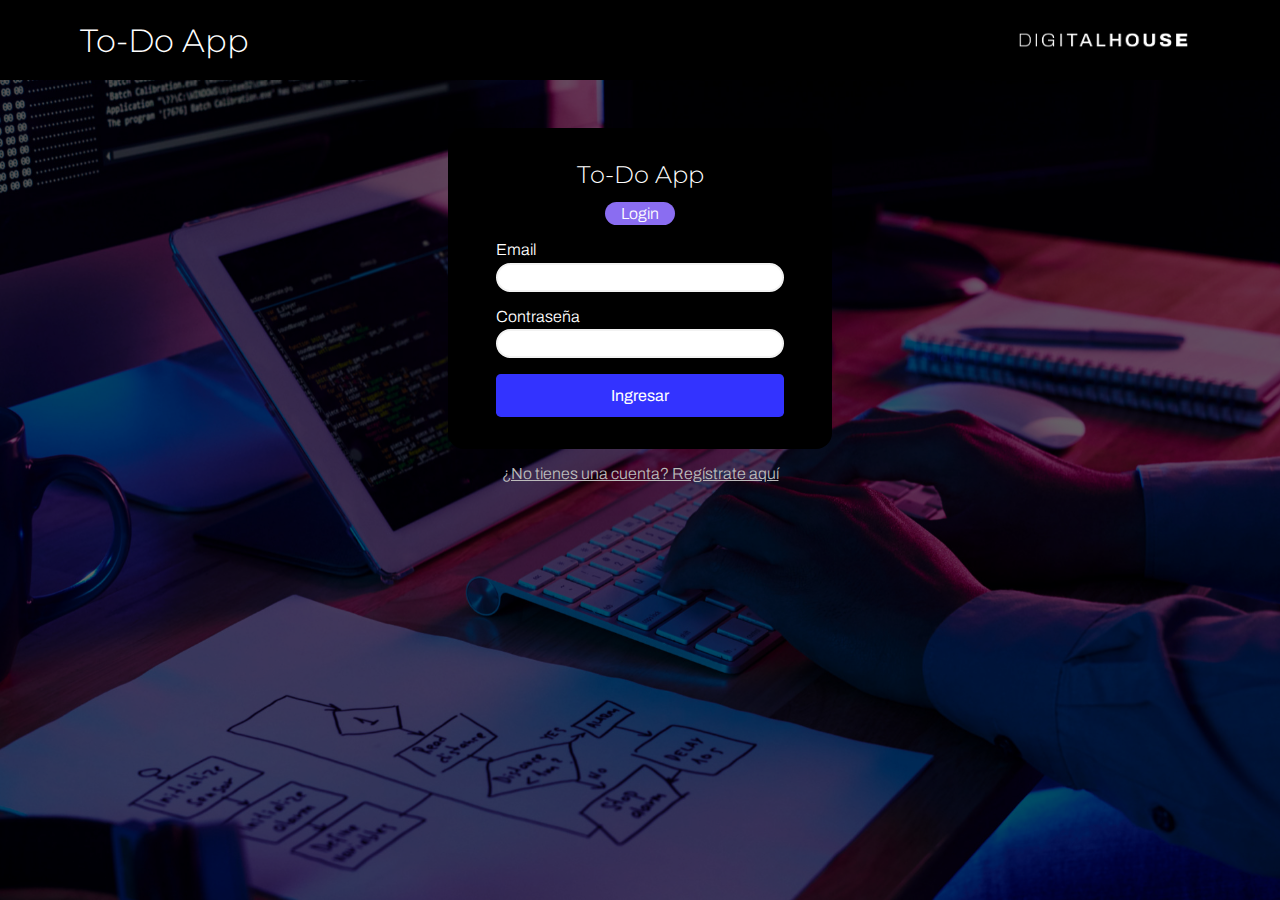
<file: index.html>
<!DOCTYPE html>
<html lang="es">
  <head>
    <meta charset="UTF-8" />
    <meta http-equiv="X-UA-Compatible" content="IE=edge" />
    <meta name="viewport" content="width=device-width, initial-scale=1.0" />
    <title>ToDo App</title>
    <link rel="icon" type="image/x-icon" href="./assets/DH_Logo_Black.png" />
    <meta
      name="description"
      content="Digital House CTD | Proyecto integrador | FRONTEND II"
    />

    <!-- ---------------- estilos compartidos de login y signup ---------------- -->
    <link rel="stylesheet" href="./css/loginSignupStyles.css" />

    <!-- ---------------------- logica aplicada en login ----------------------- -->
    <script src="./scripts/utils.js"></script>
    <script src="./scripts/login.js"></script>
  </head>

  <body>
    <header class="container">
      <nav>
        <h1>To-Do App</h1>
        <img src="./assets/DigitalHouse_Logo_White.png" alt="logo DH" />
      </nav>
    </header>

    <div class="container">
      <form>
        <div class="form-header">
          <h2>To-Do App</h2>
          <p class="rounded">Login</p>
        </div>

        <label>Email</label>
        <input id="inputEmail" type="text" />
        <label>Contraseña</label>
        <input id="inputPassword" type="password" />

        <button type="submit">Ingresar</button>

        <p class="errorMessage disabled"></p>
      </form>

      <div class="ingresarA">
        <a href="signup.html">¿No tienes una cuenta? Regístrate aquí</a>
      </div>
    </div>
  </body>
</html>
</file>
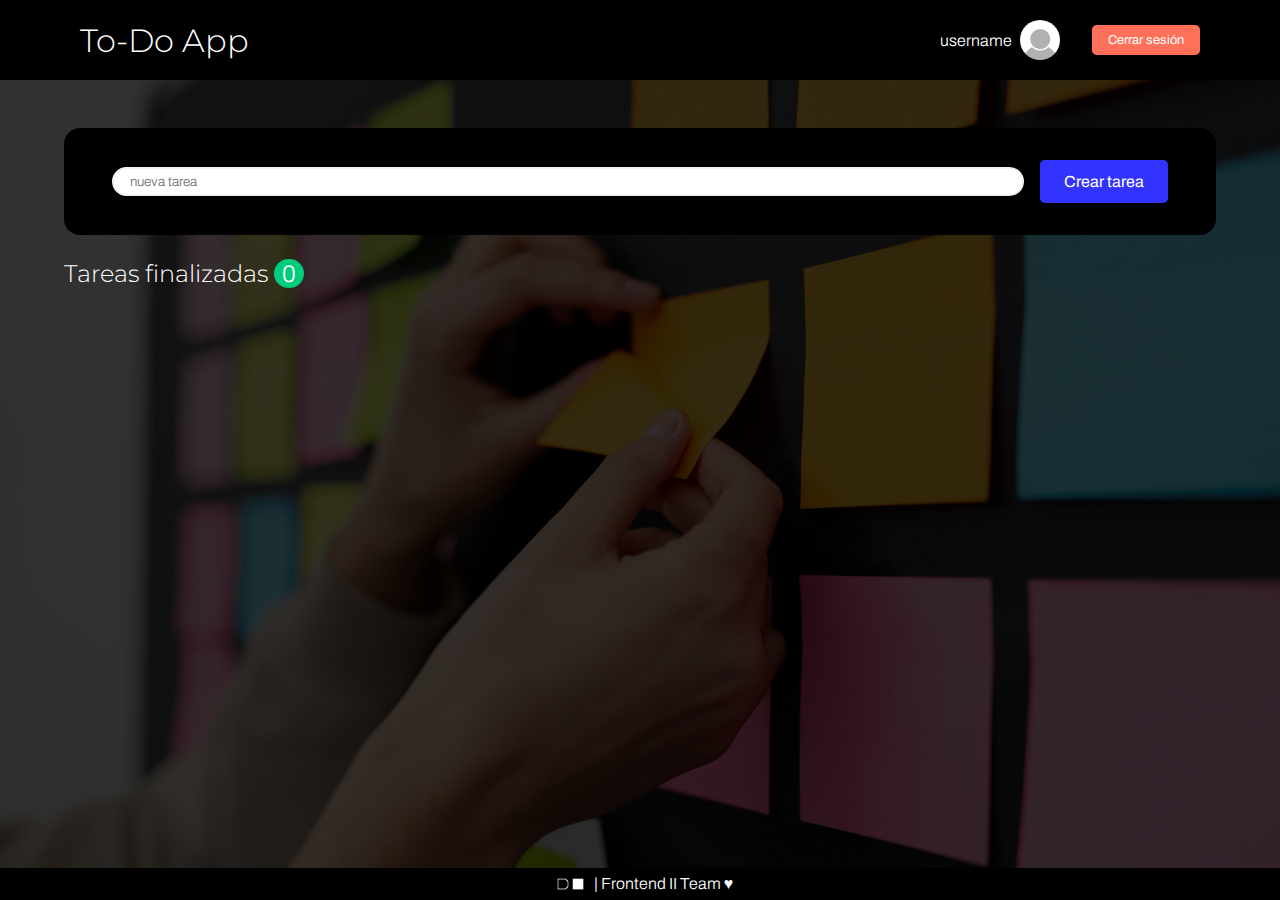
<file: mis-tareas.html>
<!DOCTYPE html>
<html lang="es">
  <head>
    <meta charset="UTF-8" />
    <meta http-equiv="X-UA-Compatible" content="IE=edge" />
    <meta name="viewport" content="width=device-width, initial-scale=1.0" />
    <title>ToDo App</title>
    <link rel="icon" type="image/x-icon" href="./assets/DH_Logo_Black.png" />
    <meta
      name="description"
      content="Digital House CTD | Proyecto integrador | FRONTEND II"
    />

    <!-- ----------------------------- estilos CSS ----------------------------- -->
    <link rel="stylesheet" href="./css/tasksStyles.css" />

    <!-- ------------------- libreria de iconos Fontawesome -------------------- -->
    <link
      rel="stylesheet"
      href="https://cdnjs.cloudflare.com/ajax/libs/font-awesome/6.1.1/css/all.min.css"
      integrity="sha512-KfkfwYDsLkIlwQp6LFnl8zNdLGxu9YAA1QvwINks4PhcElQSvqcyVLLD9aMhXd13uQjoXtEKNosOWaZqXgel0g=="
      crossorigin="anonymous"
      referrerpolicy="no-referrer"
    />
  </head>

  <body>
    <!-- cabecera con barra de navegación -->
    <header class="container">
      <nav>
        <h1>To-Do App</h1>

        <div class="user-info">
          <p class="user-name">username</p>
          <div class="user-image"></div>
          <button id="closeApp">
            <i class="fa-solid fa-right-from-bracket"></i> Cerrar sesión
          </button>
        </div>
      </nav>
    </header>

    <main class="container">
      <!-- carga de tareas -->
      <form class="nueva-tarea">
        <input id="nuevaTarea" type="text" placeholder="nueva tarea" />
        <button type="submit">
          <i class="fa-solid fa-pencil"></i> Crear tarea
        </button>
      </form>

      <!-- contenedor vacío para las que pasen a pendientes -->
      <ul class="tareas-pendientes"></ul>

      <h2>Tareas finalizadas <span id="cantidad-finalizadas">0</span></h2>
      <!-- contenedor vacío para las que pasen a terminadas -->
      <ul class="tareas-terminadas"></ul>
    </main>

    <footer>
      <img src="./assets/DH_Logo_White.png" alt="" />
      <p>| Frontend II Team ♥</p>
    </footer>

    <script src="scripts/taks.js"></script>
    <script src="scripts/utils.js"></script>
  </body>
</html>
</file>
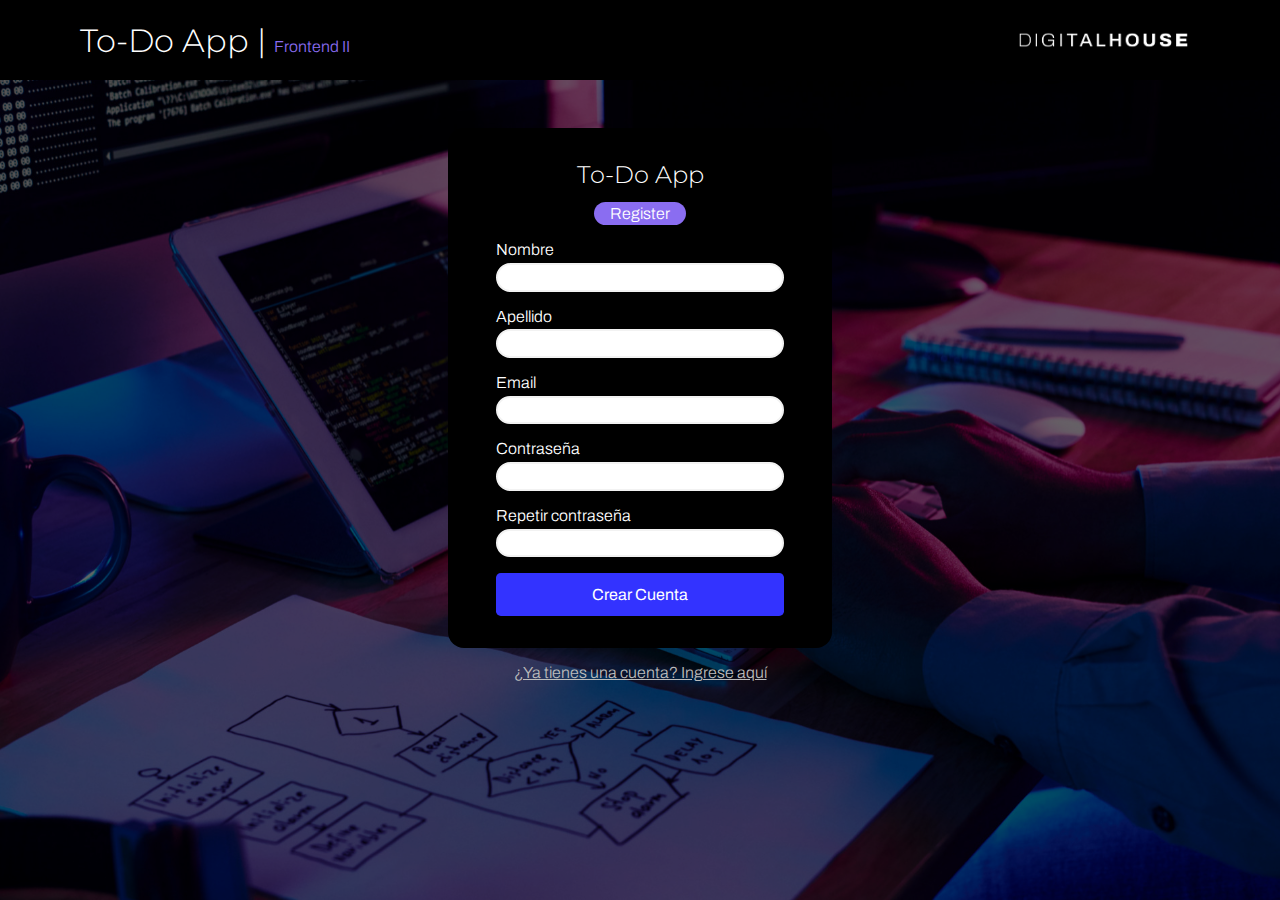
<file: signup.html>
<!DOCTYPE html>
<html lang="es">

<head>
  <meta charset="UTF-8">
  <meta http-equiv="X-UA-Compatible" content="IE=edge">
  <meta name="viewport" content="width=device-width, initial-scale=1.0">
  <title>ToDo App</title>
  <link rel="icon" type="image/x-icon" href="./assets/DH_Logo_Black.png">
  <meta name="description" content="Digital House CTD | Proyecto integrador | FRONTEND II"/>


  <!-- ---------------- estilos compartidos de login y signup ---------------- -->
  <link rel="stylesheet" href="./css/loginSignupStyles.css">


  <!-- ---------------------- logica aplicada en register -------------------- -->
  <script src="./scripts/utils.js"></script>
  <script src="./scripts/signup.js"></script>

</head>

<body>
  <header class="container">
    <nav>
      <h1>To-Do App | <span>Frontend II</span></h1>
      <img src="./assets/DigitalHouse_Logo_White.png" alt="logo DH">
    </nav>
  </header>

  <div class="container">
    <form>
      <div class="form-header">
        <h2>To-Do App</h2>
        <p class="rounded">Register</p>
      </div>

      <label>Nombre</label>
      <input id="inputNombre" type="text">

      <label>Apellido</label>
      <input id="inputApellido" type="text">

      <label>Email</label>
      <input id="inputEmail" type="text">

      <label>Contraseña</label>
      <input id="inputPassword" type="password">

      <label>Repetir contraseña</label>
      <input id="inputPasswordRepetida" type="password">

      <button type="submit">Crear Cuenta</button>
    </form>

    <div class="ingresarA">
      <a href="index.html">¿Ya tienes una cuenta? Ingrese aquí</a>
    </div>
  </div>

</body>

</html>
</file>
<file: css/loginSignupStyles.css>
@import url("./globalStyles.css");

body {
  background-image: url("../assets/wallpaper1.jpg");
  background-repeat: no-repeat;
  background-position: center;
  background-size: cover;
  /* capa sobre fondo */
  box-shadow: inset 0 0 0 1000px rgba(0, 0, 0, 0.6);
}

header {
  background-color: var(--negro);
  height: 5rem;
  margin-bottom: 3rem;
}

nav {
  padding: 1rem;
  height: 100%;
  display: flex;
  justify-content: space-between;
  align-items: center;
}

nav h1 span {
  font-weight: 300;
  font-size: 1rem;
  color: var(--lila);
}
nav img {
  display: block;
  height: 80%;
}

.container {
  padding: 0 5%;
}

form {
  background-color: var(--negro);
  max-width: 24rem;
  margin: 0 auto;
  padding: 2rem 3rem;
  border-radius: 1rem;
  display: flex;
  flex-direction: column;
}

.form-header {
  display: flex;
  flex-direction: column;
  align-items: center;
  margin-bottom: 1rem;
}

.form-header h2 {
  margin-bottom: 0.8rem;
}

.form-header p {
  background-color: var(--lila);
  padding: 0.2rem 1rem;
}

form label {
  margin-bottom: 0.3rem;
}

form input {
  border-radius: 100vh;
  margin-bottom: 1rem;
  padding: 0.3rem 1rem;
  border: 2px solid var(--app-grey);
}

form input:focus {
  outline: none;
  border: 2px solid var(--lila);
}

form button {
  background-color: var(--azul);
  color: white;
  padding: 0.8rem 0;
  border-radius: 0.3rem;
  font-size: 1rem;
  font-weight: 400;
}
form button:hover {
  background-color: var(--azul-hover);
}

.ingresarA {
  padding: 1rem 0;
  text-align: center;
}

.ingresarA a {
  color: rgb(187, 187, 187);
}
.ingresarA a:hover {
  color: var(--amarelo);
}

.errorMessage {
  color: red;
  font-weight: 900;
  text-align: center;
  margin-top: 15px;
}

.disabled {
  display: none;
}

@media (max-width: 600px) {
  nav h1 {
    font-size: 18px;
    font-weight: bold;
  }
}
</file>
<file: css/tasksStyles.css>
@import url("./globalStyles.css");

body {
  background-color: var(--oscuro);
  background-image: url("../assets/wallpaper3.jpg");
  background-repeat: no-repeat;
  background-position: center;
  background-size: cover;
  /* capa sobre fondo */
  box-shadow: inset 0 0 0 1000px rgba(0, 0, 0, 0.8);
}

header {
  background-color: var(--negro);
  height: 5rem;
  margin-bottom: 3rem;
}

nav {
  padding: 1rem;
  height: 100%;
  display: flex;
  justify-content: space-between;
  align-items: center;
}

nav .user-info {
  display: flex;
  justify-content: space-between;
  align-items: center;
}

nav .user-info .user-image {
  width: 40px;
  height: 40px;
  background-color: white;
  background-image: url("../assets/user.png");
  background-repeat: no-repeat;
  background-position: center;
  background-size: cover;
  border-radius: 50vh;
  margin-left: 0.5rem;
}

nav .user-info button {
  background-color: var(--laranja);
  color: white;
  padding: 0.5rem 1rem;
  margin-left: 2rem;
  border-radius: 0.3rem;
  font-size: 0.8rem;
  font-weight: 400;
}

.container {
  padding: 0 5%;
}

form {
  background-color: var(--negro);
  padding: 2rem 3rem;
  margin-bottom: 1rem;
  border-radius: 1rem;
  display: flex;
  justify-content: space-around;
  align-items: center;
}

form input {
  flex-grow: 1;
  border-radius: 100vh;
  padding: 0.3rem 1rem;
  border: 2px solid var(--app-grey);
}

form input:focus {
  outline: none;
  border: 2px solid var(--lila);
}

form button {
  background-color: var(--azul);
  color: white;
  padding: 0.8rem 1.5rem;
  border-radius: 0.3rem;
  font-size: 1rem;
  margin-left: 1rem;
  font-weight: 400;
}

form button:hover {
  background-color: var(--azul-hover);
}

main ul {
  color: black;
}

main h2 {
  margin: 1.5rem 0 0.5rem 0;
}

/* ------------Tareas pendientes */
.tareas-pendientes .tarea {
  background-color: var(--app-grey);
  margin-bottom: 0.7rem;
  border-radius: 0.5rem;
  border-left: 0.6rem solid grey;
  padding: 0.5rem 1rem;
  display: flex;
  justify-content: space-between;
  align-items: center;
}

.tareas-pendientes .tarea i {
  /* pointer-events: none; */
  color: rgb(22, 88, 201);
  font-size: 1.4rem;
  border-radius: 50vh;
  cursor: pointer;
}

.tareas-pendientes .tarea button {
  border-radius: 50vh;
  width: 23px;
  height: 23px;
  border: 1px solid black;
}

.tareas-pendientes .tarea button:hover i {
  color: var(--verde);
}

.tareas-pendientes .tarea button:active {
  background-color: var(--verde);
}

.tareas-pendientes .tarea .descripcion {
  padding: 0.3rem 0.5rem;
  flex-grow: 1;
  display: flex;
  align-items: center;
}

.tareas-pendientes .tarea .descripcion .nombre {
  flex-grow: 1;
}

.tareas-pendientes .tarea .descripcion .timestamp {
  margin-left: 1rem;
  padding: 0.3rem 0.8rem;
  border-radius: 50vh;
  background-color: white;
  color: grey;
  font-size: 0.9rem;
}

/* ------------Tareas terminadas */
#cantidad-finalizadas {
  background-color: var(--verde);
  border-radius: 50vh;
  padding: 0.1rem 0.5rem;
}

.tareas-terminadas .tarea {
  background-color: var(--app-grey);
  margin-bottom: 0.7rem;
  border-radius: 0.5rem;
  border-left: 0.6rem solid var(--verde);
  padding: 0.5rem;
  display: flex;
  justify-content: space-between;
  align-items: center;
}

.tareas-terminadas .tarea .hecha i {
  font-size: 1.4rem;
  border-radius: 50vh;
  color: var(--verde);
}

.cambios-estados i {
  pointer-events: none;
}

.tareas-terminadas .tarea .descripcion {
  padding: 0.3rem 0.5rem;
  color: grey;
  flex-grow: 1;
  display: flex;
  align-items: center;
}

.tareas-terminadas .tarea .descripcion .nombre {
  text-decoration: line-through;
  flex-grow: 1;
}

.tareas-terminadas .tarea .descripcion button {
  font-size: 0.9rem;
  color: white;
  margin-left: 0.6rem;
}

.tareas-terminadas .tarea .cambios-estados button:hover {
  color: var(--negro);
}

.tareas-terminadas .tarea .cambios-estados button:active {
  color: white;
}

.tareas-terminadas .tarea .descripcion .incompleta {
  background-color: var(--azul);

  border-radius: 0.3rem;
}

.tareas-terminadas .tarea .descripcion .incompleta i {
  padding: 0.4rem;
}

.tareas-terminadas .tarea .descripcion .borrar {
  background-color: var(--laranja);
  border-radius: 0.3rem;
}
.tareas-terminadas .tarea .descripcion .borrar i {
  padding: 0.4rem;
}

footer {
  height: 2rem;
  width: 100%;
  background-color: var(--negro);
  position: fixed;
  bottom: 0;
  display: flex;
  justify-content: center;
  align-items: center;
}

footer img {
  height: 100%;
}

/* .ingresarA a {
  color: white;
}
 */

@media (max-width: 600px) {
  nav h1 {
    font-size: 15px;
    font-weight: bold;
  }
  #closeApp {
    margin-left: 1rem;
  }
  form button {
    padding: 10px 10px;
    font-size: 13px;
  }
  .nueva-tarea {
    padding: 25px 15px;
  }
}
</file>
